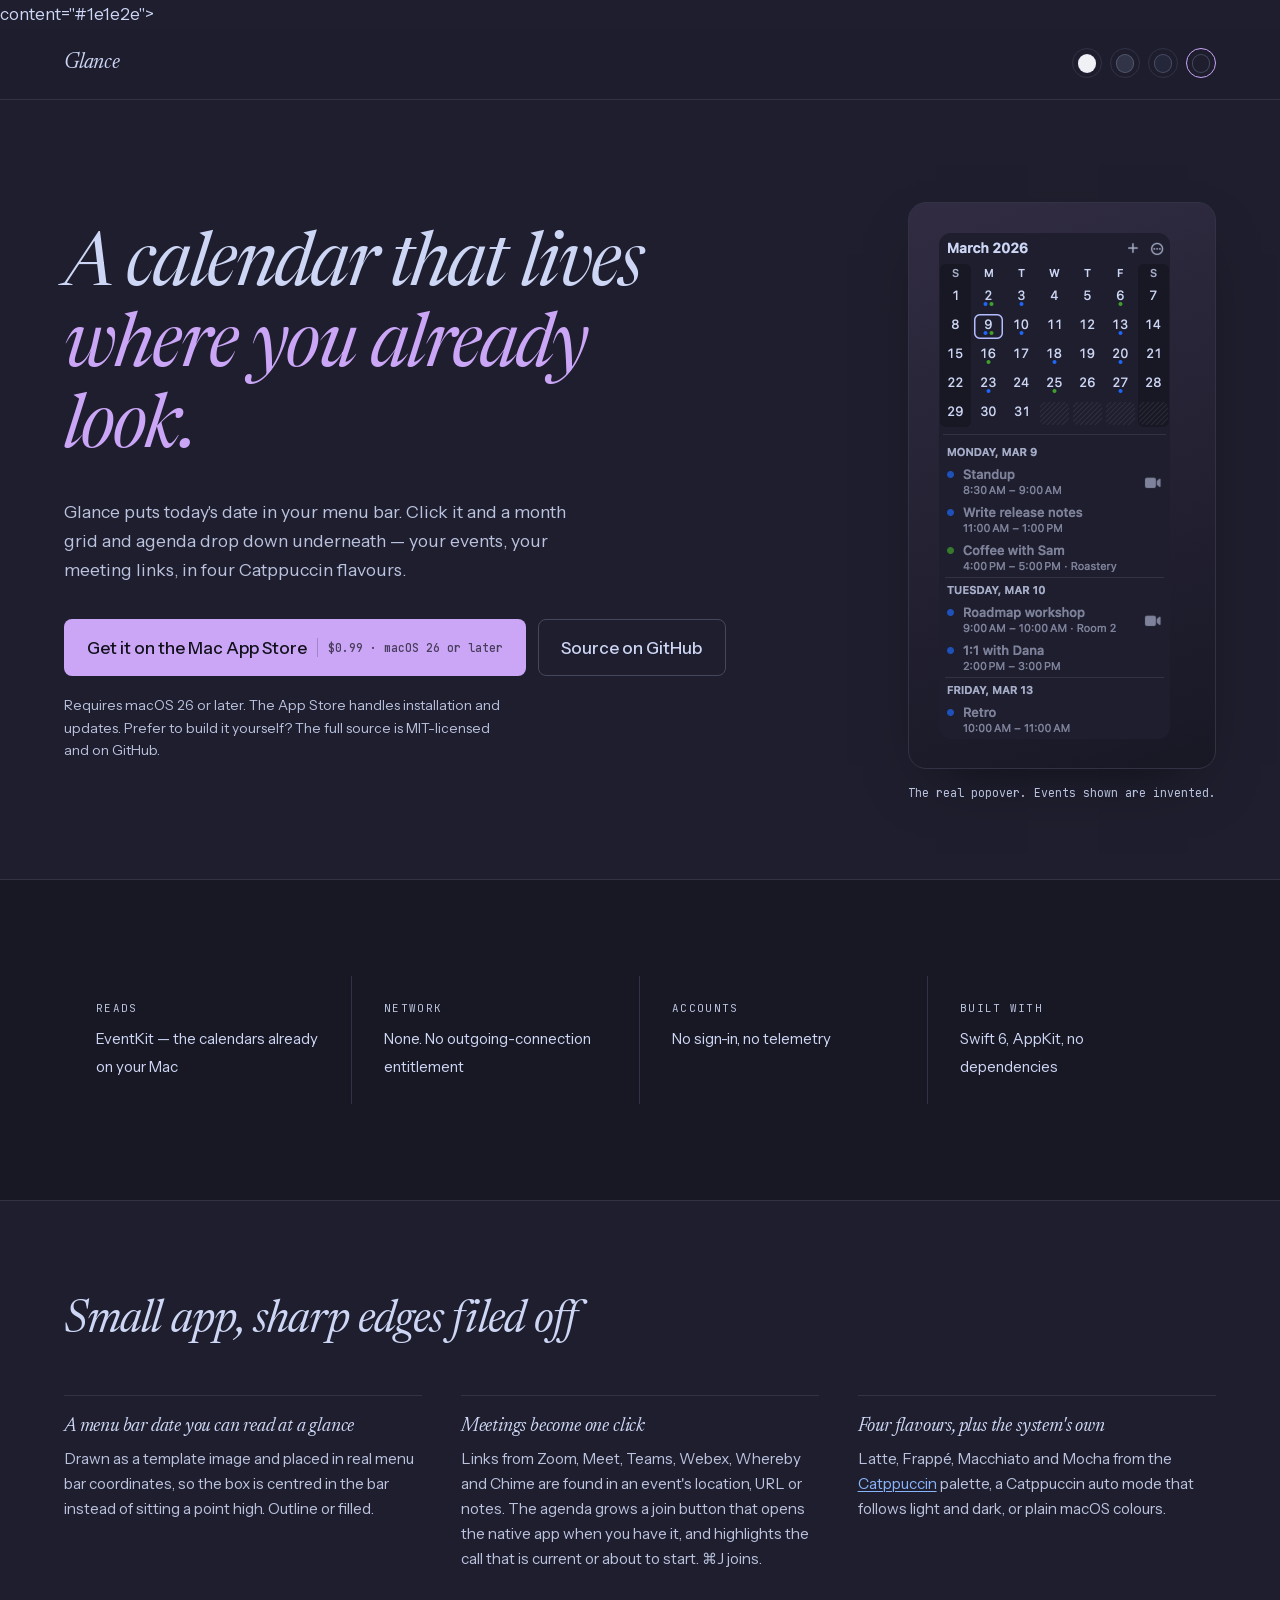
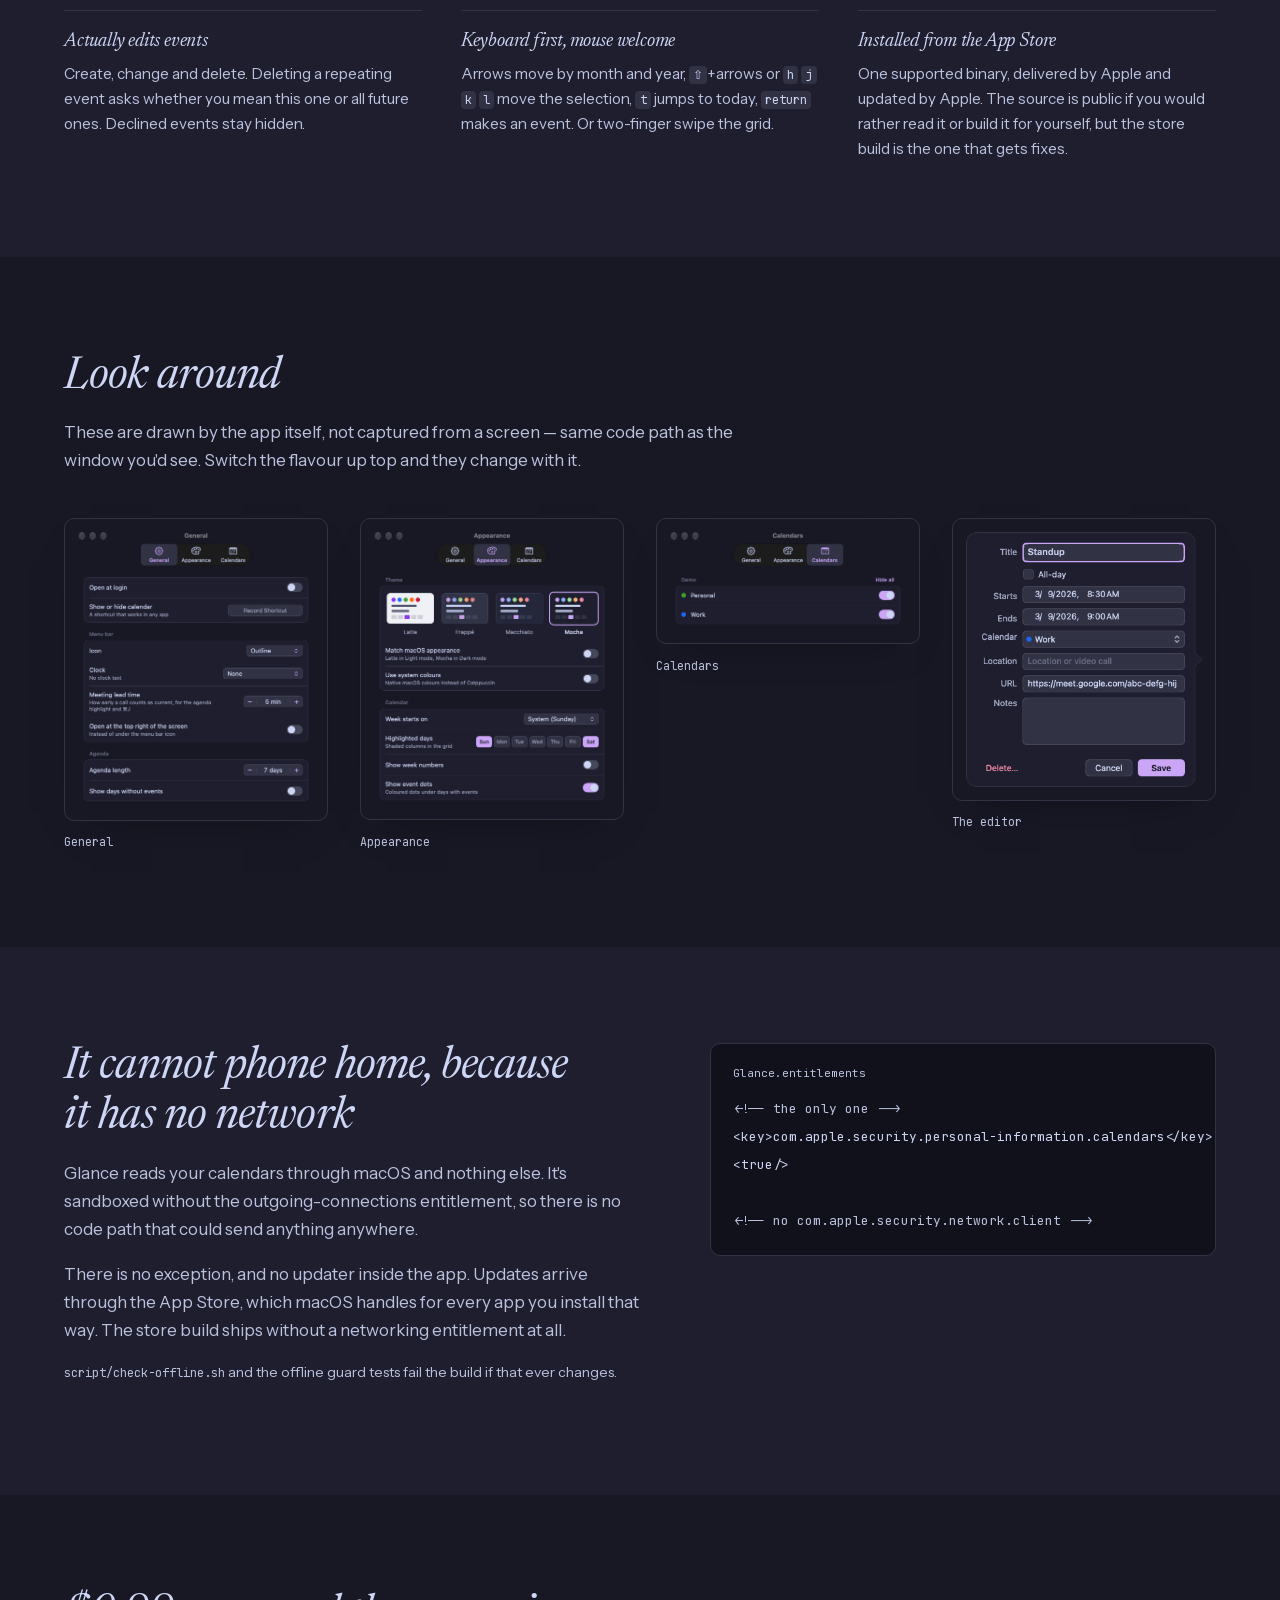
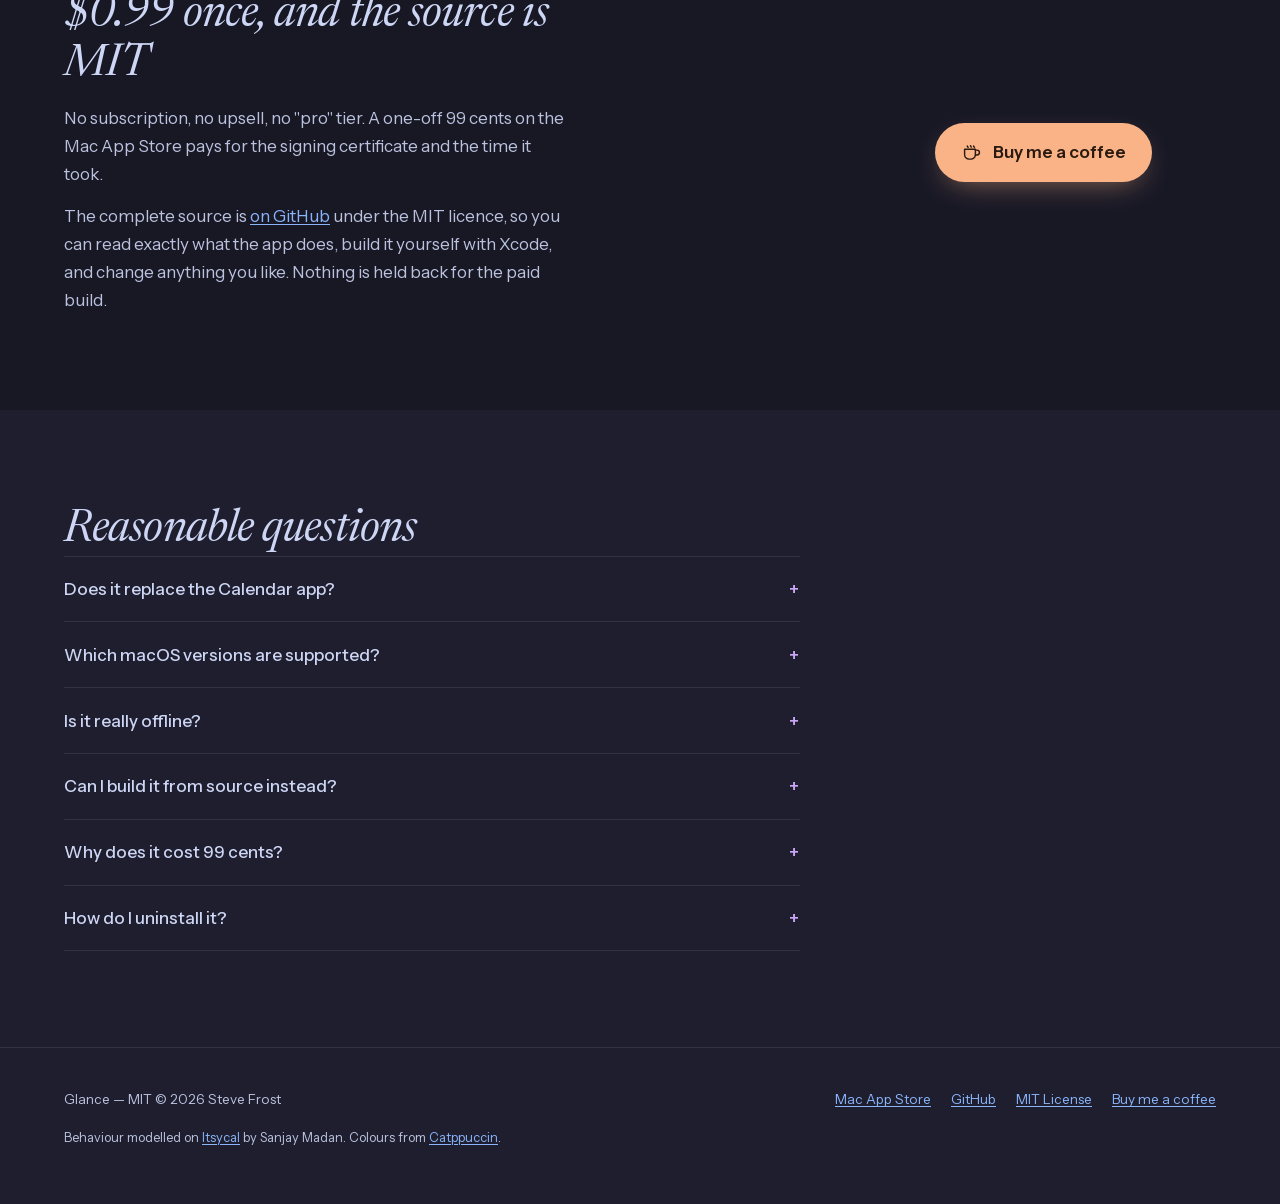
<file: site/index.html>
<!doctype html>
<html lang="en" data-flavor="mocha">
<head>
<meta charset="utf-8">
<meta name="viewport" content="width=device-width, initial-scale=1">
<title>Glance — a calendar in your menu bar</title>
<meta name="description" content="A small native macOS menu bar calendar. Catppuccin themes, meeting join links, event editing. No account, no network access. $0.99 on the Mac App Store.">
<meta name="theme-color"> content="#1e1e2e">
<link rel="canonical" href="https://glancecal.com/">
<meta property="og:type" content="website">
<meta property="og:url" content="https://glancecal.com/">
<meta property="og:title" content="Glance — a calendar in your menu bar">
<meta property="og:description" content="A small native macOS menu bar calendar. Catppuccin themes, meeting join links, event editing. No account, no network access. $0.99 on the Mac App Store.">
<meta property="og:image" content="https://glancecal.com/img/banner-mocha.png">
<meta property="og:image:width" content="2560">
<meta property="og:image:height" content="940">
<meta property="og:image:alt" content="Glance: the app icon and wordmark beside three windows showing the popover, an event editor and settings.">
<meta name="twitter:card" content="summary_large_image">
<link rel="icon" href="data:image/svg+xml,%3Csvg xmlns='http://www.w3.org/2000/svg' viewBox='0 0 32 32'%3E%3Crect x='3' y='5' width='26' height='24' rx='6' fill='%23cba6f7'/%3E%3Crect x='3' y='5' width='26' height='8' rx='6' fill='%23b4befe'/%3E%3Ccircle cx='11' cy='20' r='2.4' fill='%231e1e2e'/%3E%3Ccircle cx='21' cy='20' r='2.4' fill='%231e1e2e' opacity='.55'/%3E%3C/svg%3E">
<link rel="stylesheet" href="style.css">
</head>
<body>

<nav class="bar">
  <span class="wordmark">Glance</span>
  <div class="flavors" role="group" aria-label="Catppuccin flavour">
    <button type="button" data-set="latte" title="Latte" aria-label="Latte"><i style="--sw:#eff1f5"></i></button>
    <button type="button" data-set="frappe" title="Frappé" aria-label="Frappé"><i style="--sw:#303446"></i></button>
    <button type="button" data-set="macchiato" title="Macchiato" aria-label="Macchiato"><i style="--sw:#24273a"></i></button>
    <button type="button" data-set="mocha" title="Mocha" aria-label="Mocha"><i style="--sw:#1e1e2e"></i></button>
  </div>
</nav>

<header class="hero">
  <div class="hero-copy">
    <h1>A calendar that lives<br><em>where you already look.</em></h1>
    <p class="lede">
      Glance puts today's date in your menu bar. Click it and a month grid and
      agenda drop down underneath — your events, your meeting links, in four
      Catppuccin flavours.
    </p>
    <div class="actions">
      <a class="btn primary" href="https://apps.apple.com/app/id6833298551">
        Get it on the Mac App Store
        <span class="btn-meta">$0.99 · macOS 26 or later</span>
      </a>
      <a class="btn ghost" href="https://github.com/steveafrost/Glance">Source on GitHub</a>
    </div>
    <p class="fineprint">
      Requires macOS 26 or later. The App Store handles installation and
      updates. Prefer to build it yourself? The full source is MIT-licensed and
      on GitHub.
    </p>
  </div>

  <figure class="hero-shot">
    <div class="shot-frame">
      <img id="hero-img" src="img/popover-mocha.png" width="271" height="546"
           alt="The Glance popover: a March 2026 month grid with coloured event dots, above an agenda listing Standup, Write release notes and Coffee with Sam on Monday 9 March.">
    </div>
    <figcaption>The real popover. Events shown are invented.</figcaption>
  </figure>
</header>

<main>

<section class="strip" aria-label="What it does">
  <div class="strip-item">
    <span class="strip-label">Reads</span>
    <span class="strip-value">EventKit — the calendars already on your Mac</span>
  </div>
  <div class="strip-item">
    <span class="strip-label">Network</span>
    <span class="strip-value">None. No outgoing-connection entitlement</span>
  </div>
  <div class="strip-item">
    <span class="strip-label">Accounts</span>
    <span class="strip-value">No sign-in, no telemetry</span>
  </div>
  <div class="strip-item">
    <span class="strip-label">Built with</span>
    <span class="strip-value">Swift 6, AppKit, no dependencies</span>
  </div>
</section>

<section class="features">
  <h2>Small app, sharp edges filed off</h2>

  <div class="grid">
    <article>
      <h3>A menu bar date you can read at a glance</h3>
      <p>
        Drawn as a template image and placed in real menu bar coordinates, so the
        box is centred in the bar instead of sitting a point high. Outline or
        filled.
      </p>
    </article>

    <article>
      <h3>Meetings become one click</h3>
      <p>
        Links from Zoom, Meet, Teams, Webex, Whereby and Chime are found in an
        event's location, URL or notes. The agenda grows a join button that opens the native app when you
        have it, and highlights the call that is current or about to start.
        ⌘J joins.
      </p>
    </article>

    <article>
      <h3>Four flavours, plus the system's own</h3>
      <p>
        Latte, Frappé, Macchiato and Mocha from the
        <a href="https://catppuccin.com">Catppuccin</a> palette, a Catppuccin
        auto mode that follows light and dark, or plain macOS colours.
      </p>
    </article>

    <article>
      <h3>Actually edits events</h3>
      <p>
        Create, change and delete. Deleting a repeating event asks whether you
        mean this one or all future ones. Declined events stay hidden.
      </p>
    </article>

    <article>
      <h3>Keyboard first, mouse welcome</h3>
      <p>
        Arrows move by month and year, <kbd>⇧</kbd>+arrows or <kbd>h</kbd>
        <kbd>j</kbd> <kbd>k</kbd> <kbd>l</kbd> move the selection,
        <kbd>t</kbd> jumps to today, <kbd>return</kbd> makes an event. Or
        two-finger swipe the grid.
      </p>
    </article>

    <article>
      <h3>Installed from the App Store</h3>
      <p>
        One supported binary, delivered by Apple and updated by Apple. The source
        is public if you would rather read it or build it for yourself, but the
        store build is the one that gets fixes.
      </p>
    </article>
  </div>
</section>

<section class="gallery">
  <h2>Look around</h2>
  <p class="section-lede">
    These are drawn by the app itself, not captured from a screen — same code
    path as the window you'd see. Switch the flavour up top and they change with
    it.
  </p>

  <div class="shots">
    <figure>
      <img class="shot" data-latte="img/settings-general-latte.png" data-dark="img/settings-general-mocha.png"
           src="img/settings-general-mocha.png" width="380"
           alt="Settings, General tab: open at login, the show-or-hide shortcut, menu bar icon style, clock format, meeting lead time and agenda length.">
      <figcaption>General</figcaption>
    </figure>
    <figure>
      <img class="shot" data-latte="img/settings-appearance-latte.png" data-dark="img/settings-appearance-mocha.png"
           src="img/settings-appearance-mocha.png" width="380"
           alt="Settings, Appearance tab: the four Catppuccin flavours as previews, with options to match macOS appearance or use system colours, then week start and highlighted days.">
      <figcaption>Appearance</figcaption>
    </figure>
    <figure>
      <img class="shot" data-latte="img/settings-calendars-latte.png" data-dark="img/settings-calendars-mocha.png"
           src="img/settings-calendars-mocha.png" width="380"
           alt="Settings, Calendars tab: calendars grouped by account, each with a colour dot and a switch.">
      <figcaption>Calendars</figcaption>
    </figure>
    <figure>
      <img class="shot" data-latte="img/editor-latte.png" data-dark="img/editor-mocha.png"
           src="img/editor-mocha.png" width="380"
           alt="The event editor: title, all-day, start and end, calendar picker, location, URL and notes, with Delete, Cancel and Save.">
      <figcaption>The editor</figcaption>
    </figure>
  </div>
</section>

<section class="privacy">
  <div class="privacy-copy">
    <h2>It cannot phone home, because it has no network</h2>
    <p>
      Glance reads your calendars through macOS and nothing else. It's sandboxed
      without the outgoing-connections entitlement, so there is no code path that
      could send anything anywhere.
    </p>
    <p>
      There is no exception, and no updater inside the app. Updates arrive through
      the App Store, which macOS handles for every app you install that way. The
      store build ships without a networking entitlement at all.
    </p>
    <p class="muted">
      <code>script/check-offline.sh</code> and the offline guard tests fail the
      build if that ever changes.
    </p>
  </div>
  <div class="privacy-code">
    <span class="code-label">Glance.entitlements</span>
<pre><code><span class="c">&lt;!-- the only one --&gt;</span>
&lt;key&gt;com.apple.security.personal-information.calendars&lt;/key&gt;
&lt;true/&gt;

<span class="c">&lt;!-- no com.apple.security.network.client --&gt;</span></code></pre>
  </div>
</section>

<section class="support">
  <div class="support-inner">
    <div>
      <h2>$0.99 once, and the source is MIT</h2>
      <p>
        No subscription, no upsell, no "pro" tier. A one-off 99 cents on the Mac
        App Store pays for the signing certificate and the time it took.
      </p>
      <p>
        The complete source is
        <a href="https://github.com/steveafrost/Glance">on GitHub</a> under the
        MIT licence, so you can read exactly what the app does, build it
        yourself with Xcode, and change anything you like. Nothing is held back
        for the paid build.
      </p>
    </div>
    <a class="bmc" href="https://buymeacoffee.com/stevefrost">
      <span class="bmc-icon" aria-hidden="true">
        <svg viewBox="0 0 24 24" fill="none" stroke="currentColor" stroke-width="1.6" stroke-linecap="round" stroke-linejoin="round">
          <path d="M4 8h12v6a5 5 0 0 1-5 5H9a5 5 0 0 1-5-5V8Z"/>
          <path d="M16 9h1.8a2.7 2.7 0 0 1 0 5.4H16"/>
          <path d="M7 4.5c0 .8.9.9.9 1.7M10.5 4c0 .8.9.9.9 1.7M14 4.5c0 .8.9.9.9 1.7"/>
        </svg>
      </span>
      Buy me a coffee
    </a>
  </div>
</section>

<section class="faq">
  <h2>Reasonable questions</h2>
  <details>
    <summary>Does it replace the Calendar app?</summary>
    <p>
      No. It reads the same calendars through EventKit, so anything you change in
      one shows up in the other. It's a faster way to look at the next week and
      join the next call, not a replacement for a full calendar.
    </p>
  </details>
  <details>
    <summary>Which macOS versions are supported?</summary>
    <p>
      macOS 26 and 27 — the current release and the one before it. Older
      releases aren't supported, and there's no build for them.
    </p>
  </details>
  <details>
    <summary>Is it really offline?</summary>
    <p>
      Yes. The app has no network entitlement, so it has no way to make a
      connection even if it wanted to. The build fails if that changes.
    </p>
  </details>
  <details>
    <summary>Can I build it from source instead?</summary>
    <p>
      Yes. The repository is complete and MIT-licensed. You need Xcode 27 and
      macOS 26 or later:
    </p>
    <pre class="build"><code>git clone https://github.com/steveafrost/Glance
cd Glance
script/test.sh          <span class="c"># 127 tests</span>
script/build-app.sh     <span class="c"># build/Glance.app</span></code></pre>
    <p>
      It signs with whatever "Apple Development" identity is in your keychain, or
      ad-hoc if there is none. A locally built copy is for your own use; the
      store build is the one with a supported install path.
    </p>
  </details>
  <details>
    <summary>Why does it cost 99 cents?</summary>
    <p>
      It is the smallest price the App Store allows, and it covers the annual
      developer fee and signing certificate. The source is still MIT and free to
      build; the 99 cents buys the convenience of a signed, sandboxed, updated
      copy.
    </p>
  </details>
  <details>
    <summary>How do I uninstall it?</summary>
    <p>
      Quit it, drag it to the Trash, and turn off Open at login first if you
      enabled it. There's no helper process left behind.
    </p>
  </details>
</section>

</main>

<footer>
  <span>Glance — MIT © 2026 Steve Frost</span>
  <nav>
    <a href="https://apps.apple.com/app/id6833298551">Mac App Store</a>
    <a href="https://github.com/steveafrost/Glance">GitHub</a>
    <a href="https://github.com/steveafrost/Glance/blob/main/LICENSE">MIT License</a>
    <a href="https://buymeacoffee.com/stevefrost">Buy me a coffee</a>
  </nav>
  <span class="credits">
    Behaviour modelled on <a href="https://www.mowglii.com/itsycal/">Itsycal</a>
    by Sanjay Madan. Colours from <a href="https://catppuccin.com">Catppuccin</a>.
  </span>
</footer>

<script>
// Catppuccin flavours, straight from Sources/GlanceCore/Palette.swift so the
// page cannot drift from the app.
const FLAVORS = {
  latte:     { dark:false, base:'#eff1f5', mantle:'#e6e9ef', crust:'#dce0e8', surface0:'#ccd0da',
               surface1:'#bcc0cc', text:'#4c4f69', subtext0:'#6c6f85', subtext1:'#5c5f77', overlay0:'#9ca0b0',
               mauve:'#8839ef', blue:'#1e66f5', green:'#40a02b', peach:'#fe640b', teal:'#179299' },
  frappe:    { dark:true,  base:'#303446', mantle:'#292c3c', crust:'#232634', surface0:'#414559',
               surface1:'#51576d', text:'#c6d0f5', subtext0:'#a5adce', subtext1:'#b5bfe2', overlay0:'#737994',
               mauve:'#ca9ee6', blue:'#8caaee', green:'#a6d189', peach:'#ef9f76', teal:'#81c8be' },
  macchiato: { dark:true,  base:'#24273a', mantle:'#1e2030', crust:'#181926', surface0:'#363a4f',
               surface1:'#494d64', text:'#cad3f5', subtext0:'#a5adcb', subtext1:'#b8c0e0', overlay0:'#6e738d',
               mauve:'#c6a0f6', blue:'#8aadf4', green:'#a6da95', peach:'#f5a97f', teal:'#8bd5ca' },
  mocha:     { dark:true,  base:'#1e1e2e', mantle:'#181825', crust:'#11111b', surface0:'#313244',
               surface1:'#45475a', text:'#cdd6f4', subtext0:'#a6adc8', subtext1:'#bac2de', overlay0:'#6c7086',
               mauve:'#cba6f7', blue:'#89b4fa', green:'#a6e3a1', peach:'#fab387', teal:'#94e2d5' }
};

const root = document.documentElement;

function apply(name) {
  const f = FLAVORS[name];
  if (!f) return;
  for (const [k, v] of Object.entries(f)) {
    if (k !== 'dark') root.style.setProperty('--' + k, v);
  }
  root.dataset.flavor = name;
  root.style.colorScheme = f.dark ? 'dark' : 'light';
  root.querySelector('meta[name="theme-color"]')?.setAttribute('content', f.base);

  // Screenshots: Latte for light, Mocha for the three dark flavours. Those are
  // the two that ship as renders; pretending otherwise would show the wrong
  // theme rather than no theme.
  const suffix = f.dark ? 'mocha' : 'latte';
  document.getElementById('hero-img').src = 'img/popover-' + suffix + '.png';
  for (const img of document.querySelectorAll('img.shot')) {
    img.src = f.dark ? img.dataset.dark : img.dataset.latte;
  }

  for (const b of document.querySelectorAll('.flavors button')) {
    b.setAttribute('aria-pressed', String(b.dataset.set === name));
  }
  try { localStorage.setItem('glance-flavor', name); } catch {}
}

document.querySelector('.flavors').addEventListener('click', (e) => {
  const b = e.target.closest('button[data-set]');
  if (b) apply(b.dataset.set);
});

// Start from a saved choice, else follow the OS.
let start = 'mocha';
try { start = localStorage.getItem('glance-flavor') || start; } catch {}
if (!localStorage.getItem || !start) start = matchMedia('(prefers-color-scheme: light)').matches ? 'latte' : 'mocha';
if (!(start in FLAVORS)) start = 'mocha';
apply(start);

matchMedia('(prefers-color-scheme: light)').addEventListener('change', (e) => {
  let saved = null;
  try { saved = localStorage.getItem('glance-flavor'); } catch {}
  if (!saved) apply(e.matches ? 'latte' : 'mocha');
});
</script>
</body>
</html>
</file>
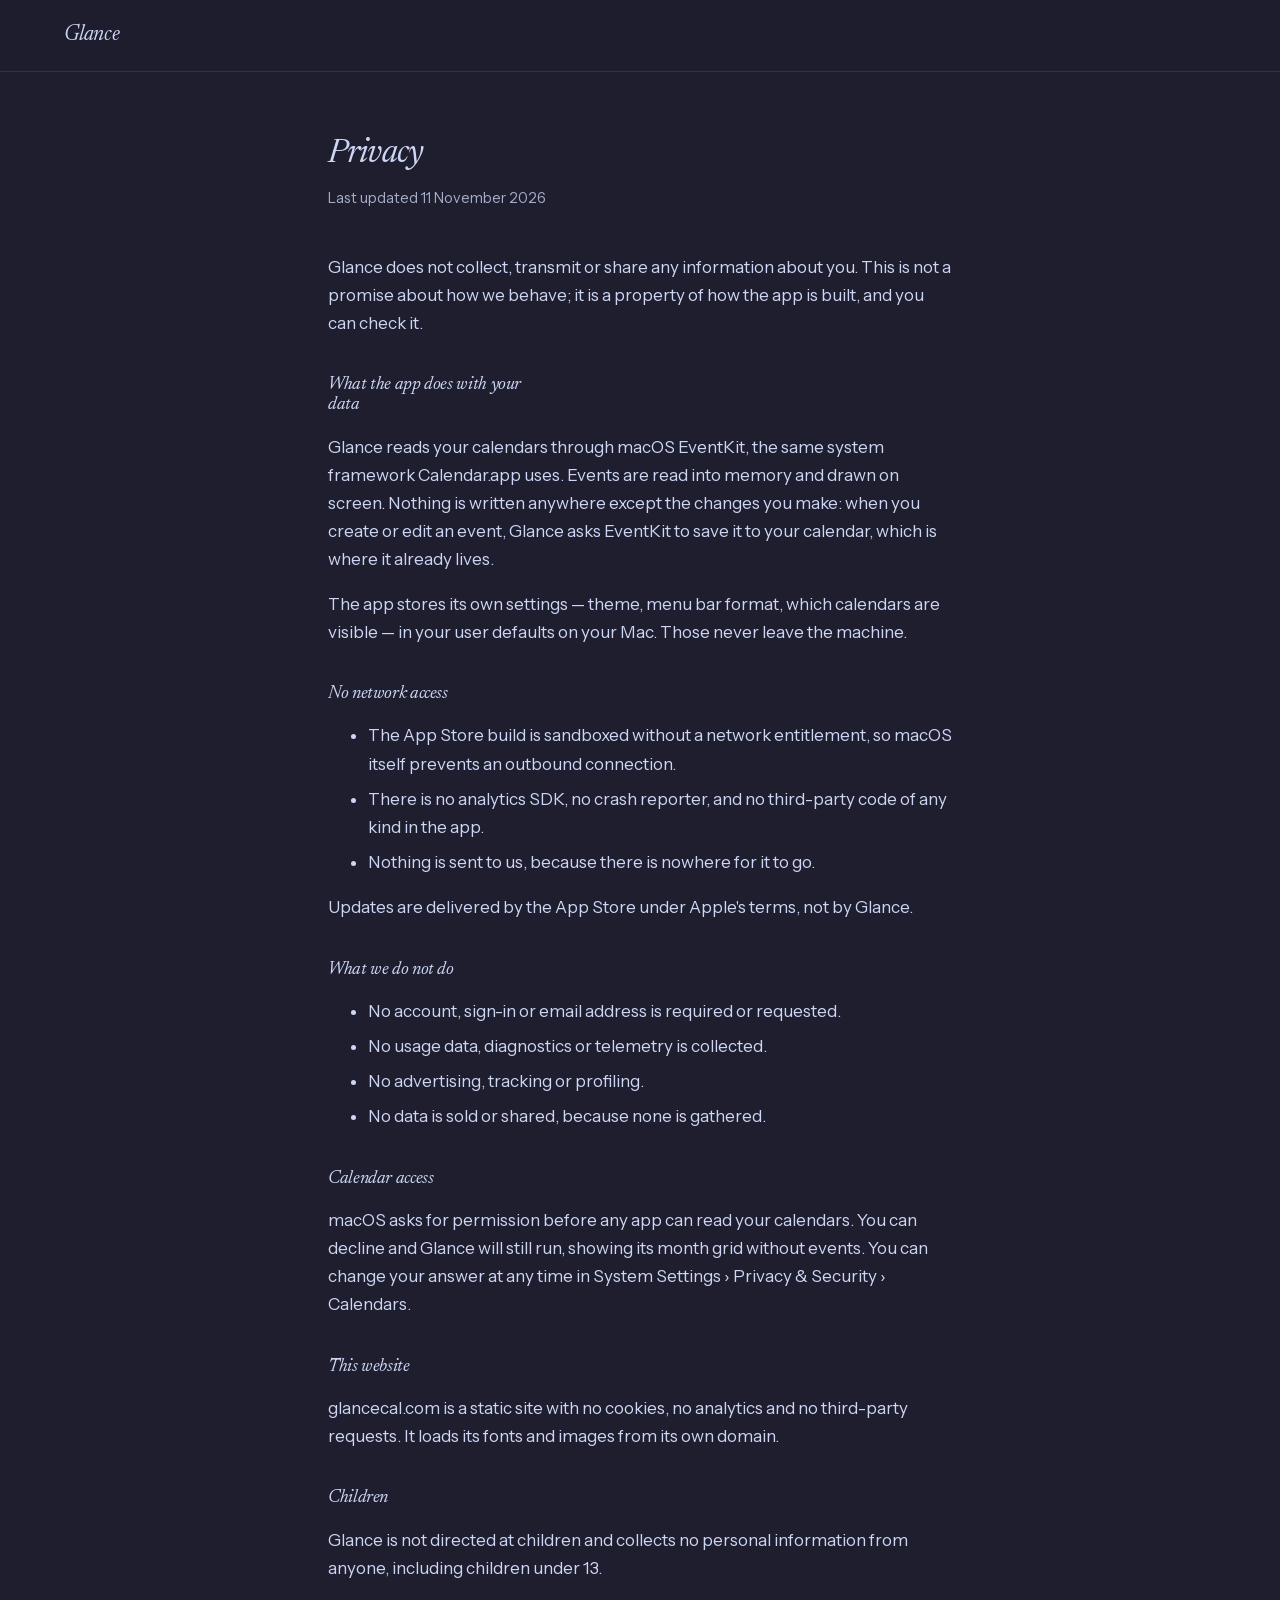
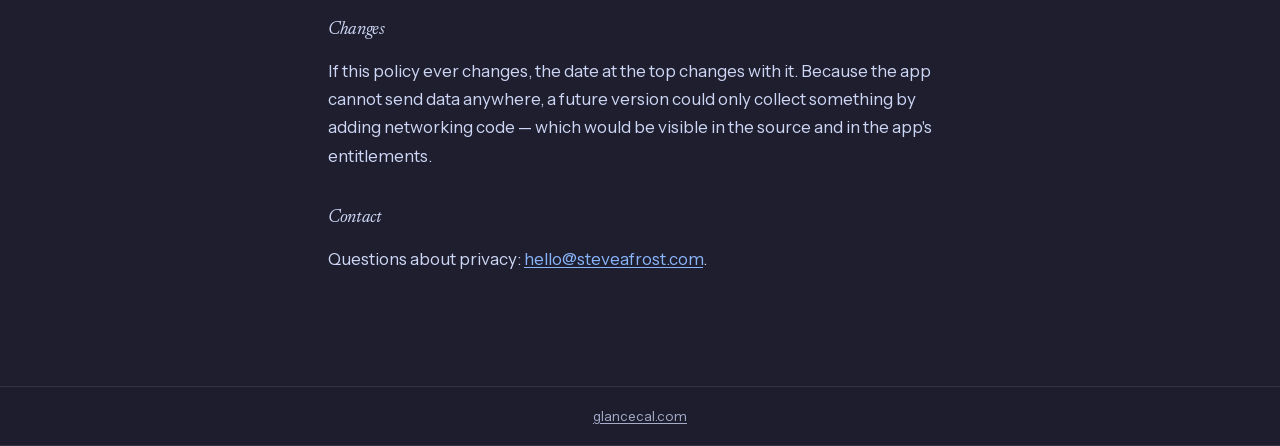
<file: site/privacy.html>
<!doctype html>
<html lang="en" data-flavor="mocha">
<head>
<meta charset="utf-8">
<meta name="viewport" content="width=device-width, initial-scale=1">
<title>Privacy — Glance</title>
<meta name="description" content="Glance collects nothing. It has no networking code and no permission to reach the internet.">
<meta name="theme-color" content="#1e1e2e">
<link rel="canonical" href="https://glancecal.com/privacy">
<meta name="robots" content="index,follow">
<meta property="og:type" content="website">
<meta property="og:url" content="https://glancecal.com/privacy">
<meta property="og:title" content="Privacy — Glance">
<meta property="og:description" content="Glance collects nothing. It has no networking code and no permission to reach the internet.">
<link rel="icon" href="data:image/svg+xml,%3Csvg xmlns='http://www.w3.org/2000/svg' viewBox='0 0 32 32'%3E%3Crect x='3' y='5' width='26' height='24' rx='6' fill='%23cba6f7'/%3E%3Crect x='3' y='5' width='26' height='8' rx='6' fill='%23b4befe'/%3E%3Ccircle cx='11' cy='20' r='2.4' fill='%231e1e2e'/%3E%3Ccircle cx='21' cy='20' r='2.4' fill='%231e1e2e' opacity='.55'/%3E%3C/svg%3E">
<link rel="stylesheet" href="style.css">
<style>
  .prose { max-width: 42rem; margin: 0 auto; padding: 4rem 1.5rem 6rem; }
  .prose h1 { font-size: 2.1rem; margin-bottom: .4rem; }
  .prose .updated { color: var(--subtext0); font-size: .9rem; margin-bottom: 2.6rem; }
  .prose h2 { font-size: 1.15rem; margin: 2.4rem 0 .6rem; }
  .prose p, .prose li { line-height: 1.65; color: var(--subtext1); }
  .prose li { margin-bottom: .45rem; }
  .prose a { color: var(--blue); }
  .prose code { background: var(--surface0); padding: .1em .35em; border-radius: 4px; font-size: .92em; }
</style>
</head>
<body>

<nav class="bar">
  <a class="wordmark" href="/" style="text-decoration:none;color:inherit">Glance</a>
</nav>

<main class="prose">
  <h1>Privacy</h1>
  <p class="updated">Last updated 11 November 2026</p>

  <p>
    Glance does not collect, transmit or share any information about you. This
    is not a promise about how we behave; it is a property of how the app is
    built, and you can check it.
  </p>

  <h2>What the app does with your data</h2>
  <p>
    Glance reads your calendars through macOS EventKit, the same system
    framework Calendar.app uses. Events are read into memory and drawn on
    screen. Nothing is written anywhere except the changes you make: when you
    create or edit an event, Glance asks EventKit to save it to your calendar,
    which is where it already lives.
  </p>
  <p>
    The app stores its own settings — theme, menu bar format, which calendars
    are visible — in your user defaults on your Mac. Those never leave the
    machine.
  </p>

  <h2>No network access</h2>
  <ul>
    <li>The App Store build is sandboxed without a network entitlement, so
      macOS itself prevents an outbound connection.</li>
    <li>There is no analytics SDK, no crash reporter, and no third-party code
      of any kind in the app.</li>
    <li>Nothing is sent to us, because there is nowhere for it to go.</li>
  </ul>
  <p>
    Updates are delivered by the App Store under Apple's terms, not by Glance.
  </p>

  <h2>What we do not do</h2>
  <ul>
    <li>No account, sign-in or email address is required or requested.</li>
    <li>No usage data, diagnostics or telemetry is collected.</li>
    <li>No advertising, tracking or profiling.</li>
    <li>No data is sold or shared, because none is gathered.</li>
  </ul>

  <h2>Calendar access</h2>
  <p>
    macOS asks for permission before any app can read your calendars. You can
    decline and Glance will still run, showing its month grid without events.
    You can change your answer at any time in System&nbsp;Settings &rsaquo;
    Privacy&nbsp;&amp;&nbsp;Security &rsaquo; Calendars.
  </p>

  <h2>This website</h2>
  <p>
    glancecal.com is a static site with no cookies, no analytics and no
    third-party requests. It loads its fonts and images from its own domain.
  </p>

  <h2>Children</h2>
  <p>
    Glance is not directed at children and collects no personal information
    from anyone, including children under 13.
  </p>

  <h2>Changes</h2>
  <p>
    If this policy ever changes, the date at the top changes with it. Because
    the app cannot send data anywhere, a future version could only collect
    something by adding networking code — which would be visible in the source
    and in the app's entitlements.
  </p>

  <h2>Contact</h2>
  <p>
    Questions about privacy: <a href="mailto:hello@steveafrost.com">hello@steveafrost.com</a>.
  </p>
</main>

<footer class="bar" style="justify-content:center">
  <p style="font-size:.85rem;color:var(--subtext0);margin:0">
    <a href="/" style="color:inherit">glancecal.com</a>
  </p>
</footer>

</body>
</html>
</file>
<file: site/style.css>
/* Glance marketing site.
   Palette values are set at runtime from index.html, copied from
   Sources/GlanceCore/Palette.swift. The defaults here are Mocha. */

@font-face {
  font-family: 'Newsreader';
  src: url('fonts/newsreader-var.woff2') format('woff2');
  font-weight: 400 500;
  font-style: normal;
  font-display: swap;
}
@font-face {
  font-family: 'Newsreader';
  src: url('fonts/newsreader-var.woff2') format('woff2');
  font-weight: 400;
  font-style: italic;
  font-display: swap;
}
@font-face {
  font-family: 'Instrument Sans';
  src: url('fonts/instrument-sans.woff2') format('woff2');
  font-weight: 400 600;
  font-display: swap;
}
@font-face {
  font-family: 'JetBrains Mono';
  src: url('fonts/jetbrains-mono.woff2') format('woff2');
  font-weight: 400 500;
  font-display: swap;
}

:root {
  --base: #1e1e2e;
  --mantle: #181825;
  --crust: #11111b;
  --surface0: #313244;
  --surface1: #45475a;
  --text: #cdd6f4;
  --subtext0: #a6adc8;
  --overlay0: #6c7086;
  --mauve: #cba6f7;
  --blue: #89b4fa;
  --green: #a6e3a1;
  --peach: #fab387;
  --teal: #94e2d5;

  --serif: 'Newsreader', Georgia, serif;
  --sans: 'Instrument Sans', -apple-system, BlinkMacSystemFont, sans-serif;
  --mono: 'JetBrains Mono', ui-monospace, monospace;

  --measure: 62ch;
  --gutter: clamp(1.25rem, 5vw, 6rem);
}

* { box-sizing: border-box; }

html { scroll-behavior: smooth; }

body {
  margin: 0;
  background: var(--base);
  color: var(--text);
  font-family: var(--sans);
  font-size: clamp(1rem, 0.95rem + 0.25vw, 1.0625rem);
  line-height: 1.65;
  -webkit-font-smoothing: antialiased;
  transition: background-color 220ms ease, color 220ms ease;
}

img { max-width: 100%; height: auto; display: block; }

a { color: var(--blue); text-decoration-thickness: 1px; text-underline-offset: 2px; }
a:hover { color: var(--teal); }

h1, h2, h3 { font-family: var(--serif); font-weight: 400; line-height: 1.1; margin: 0; }

kbd {
  font-family: var(--mono);
  font-size: 0.78em;
  background: var(--surface0);
  border-radius: 4px;
  padding: 0.1em 0.35em;
  color: var(--text);
}

code { font-family: var(--mono); font-size: 0.85em; }

/* ── top bar ─────────────────────────────────────────────── */

.bar {
  display: flex;
  align-items: center;
  justify-content: space-between;
  gap: 1rem;
  padding: 1.1rem var(--gutter);
  border-bottom: 1px solid var(--surface0);
  position: sticky;
  top: 0;
  z-index: 10;
  background: color-mix(in srgb, var(--base) 88%, transparent);
  backdrop-filter: blur(14px) saturate(140%);
}

.wordmark {
  font-family: var(--serif);
  font-size: 1.35rem;
  letter-spacing: -0.01em;
}

.flavors { display: flex; gap: 0.5rem; }

.flavors button {
  appearance: none;
  border: 1px solid var(--surface0);
  background: none;
  padding: 0.3rem;
  border-radius: 999px;
  cursor: pointer;
  line-height: 0;
  transition: border-color 160ms ease, transform 160ms ease;
}

.flavors button:hover { transform: translateY(-1px); }
.flavors button[aria-pressed='true'] { border-color: var(--mauve); }

.flavors i {
  display: block;
  width: 1.15rem;
  height: 1.15rem;
  border-radius: 999px;
  background: var(--sw);
  border: 1px solid color-mix(in srgb, var(--text) 22%, transparent);
}

/* ── hero ────────────────────────────────────────────────── */

.hero {
  display: grid;
  grid-template-columns: minmax(0, 1fr) auto;
  gap: clamp(2rem, 6vw, 5rem);
  align-items: center;
  padding: clamp(3rem, 8vw, 6.5rem) var(--gutter) clamp(2.5rem, 6vw, 5rem);
}

h1 {
  font-size: clamp(2.4rem, 1.4rem + 4.4vw, 4.6rem);
  letter-spacing: -0.025em;
  max-width: 15ch;
}

h1 em { font-style: italic; color: var(--mauve); }

.lede {
  max-width: 46ch;
  color: var(--subtext1);
  font-size: 1.1rem;
  margin: 1.6rem 0 0;
}

.actions {
  display: flex;
  flex-wrap: wrap;
  gap: 0.75rem;
  margin-top: 2.2rem;
}

.btn {
  display: inline-flex;
  align-items: center;
  gap: 0.6rem;
  padding: 0.85rem 1.4rem;
  border-radius: 8px;
  font-weight: 500;
  text-decoration: none;
  border: 1px solid transparent;
  transition: transform 160ms ease, background-color 160ms ease, border-color 160ms ease;
}

.btn:hover { transform: translateY(-2px); }

.btn.primary { background: var(--mauve); color: var(--crust); }
.btn.primary:hover { background: var(--text); color: var(--crust); }

.btn.ghost { border-color: var(--surface1); color: var(--text); }
.btn.ghost:hover { border-color: var(--mauve); color: var(--mauve); }

.btn-meta {
  font-family: var(--mono);
  font-size: 0.72rem;
  opacity: 0.7;
  padding-left: 0.6rem;
  border-left: 1px solid color-mix(in srgb, currentColor 30%, transparent);
}

.fineprint {
  font-size: 0.86rem;
  color: var(--subtext1);
  margin-top: 1.1rem;
  max-width: 44ch;
}

.hero-shot { margin: 0; }

.shot-frame {
  padding: 0.6rem;
  border-radius: 18px;
  background: linear-gradient(160deg, color-mix(in srgb, var(--mauve) 14%, var(--mantle)), var(--mantle));
  border: 1px solid var(--surface0);
  box-shadow: 0 24px 60px -28px rgb(0 0 0 / 0.55);
}

.shot-frame img { border-radius: 12px; width: 271px; }

.hero-shot figcaption {
  font-family: var(--mono);
  font-size: 0.72rem;
  color: var(--subtext1);
  margin-top: 0.85rem;
  text-align: center;
}

/* ── spec strip ──────────────────────────────────────────── */

.strip {
  display: grid;
  grid-template-columns: repeat(auto-fit, minmax(200px, 1fr));
  border-top: 1px solid var(--surface0);
  border-bottom: 1px solid var(--surface0);
  background: var(--mantle);
}

.strip-item {
  padding: 1.5rem clamp(1rem, 2.5vw, 2rem);
  border-right: 1px solid var(--surface0);
}

.strip-item:last-child { border-right: none; }

.strip-label {
  display: block;
  font-family: var(--mono);
  font-size: 0.68rem;
  text-transform: uppercase;
  letter-spacing: 0.12em;
  color: var(--subtext1);
  margin-bottom: 0.4rem;
}

.strip-value { font-size: 0.94rem; }

/* ── sections ────────────────────────────────────────────── */

main > section { padding: clamp(3.5rem, 8vw, 6rem) var(--gutter); }

h2 {
  font-size: clamp(1.8rem, 1.2rem + 2.2vw, 2.8rem);
  letter-spacing: -0.02em;
  max-width: 20ch;
}

.section-lede {
  max-width: var(--measure);
  color: var(--subtext1);
  margin: 1rem 0 0;
}

.features .grid {
  display: grid;
  grid-template-columns: repeat(auto-fit, minmax(min(100%, 21rem), 1fr));
  gap: clamp(1.5rem, 3vw, 2.75rem);
  margin-top: 3rem;
}

.features article {
  border-top: 1px solid var(--surface0);
  padding-top: 1.25rem;
}

.features h3 {
  font-size: 1.22rem;
  margin-bottom: 0.55rem;
  letter-spacing: -0.01em;
}

.features p { margin: 0; color: var(--subtext1); font-size: 0.95rem; }

/* ── gallery ─────────────────────────────────────────────── */

.gallery { background: var(--mantle); }

.shots {
  display: grid;
  grid-template-columns: repeat(auto-fit, minmax(min(100%, 15rem), 1fr));
  gap: clamp(1.25rem, 2.5vw, 2rem);
  margin-top: 2.75rem;
  align-items: start;
}

.shots figure {
  margin: 0;
  display: flex;
  flex-direction: column;
  height: 100%;
}

.shots img {
  border-radius: 10px;
  border: 1px solid var(--surface0);
  box-shadow: 0 18px 40px -26px rgb(0 0 0 / 0.5);
  /* Tops aligned, varying heights — the windows genuinely differ. */
}

.shots figcaption {
  font-family: var(--mono);
  font-size: 0.72rem;
  color: var(--subtext1);
  margin-top: 0.7rem;
}

/* ── privacy ─────────────────────────────────────────────── */

.privacy {
  display: grid;
  grid-template-columns: minmax(0, 1.15fr) minmax(0, 1fr);
  gap: clamp(2rem, 5vw, 4rem);
  align-items: start;
}

.privacy-copy p { color: var(--subtext1); max-width: var(--measure); }
.privacy-copy .muted { font-size: 0.88rem; color: var(--subtext1); }

.privacy-code {
  background: var(--crust);
  border: 1px solid var(--surface0);
  border-radius: 10px;
  padding: 1.25rem 1.35rem;
  overflow-x: auto;
}

.code-label {
  font-family: var(--mono);
  font-size: 0.7rem;
  color: var(--subtext1);
  display: block;
  margin-bottom: 0.75rem;
}

.privacy-code pre { margin: 0; }
.privacy-code code { font-size: 0.8rem; line-height: 1.7; color: var(--text); }
.privacy-code .c { color: var(--subtext1); }

/* A terminal-coloured build snippet inside the FAQ. The panic here is that a
   reader who wants to compile it can copy the commands without guessing. */
pre.build {
  background: var(--crust);
  border: 1px solid var(--surface0);
  border-radius: 10px;
  padding: 1rem 1.2rem;
  overflow-x: auto;
  margin: 0.9rem 0;
}
pre.build code { font-size: 0.82rem; line-height: 1.9; color: var(--text); }
pre.build .c { color: var(--subtext1); }

/* ── support / BMC ───────────────────────────────────────── */

.support { background: var(--mantle); }

.support-inner {
  display: flex;
  flex-wrap: wrap;
  align-items: center;
  justify-content: space-between;
  gap: 2rem;
  max-width: 68rem;
}

.support p { color: var(--subtext1); max-width: 46ch; margin: 0.9rem 0 0; }

.bmc {
  display: inline-flex;
  align-items: center;
  gap: 0.7rem;
  padding: 0.95rem 1.6rem;
  border-radius: 999px;
  background: var(--peach);
  color: #2a1a10;
  font-weight: 600;
  text-decoration: none;
  white-space: nowrap;
  transition: transform 160ms ease, box-shadow 160ms ease;
  box-shadow: 0 10px 30px -12px color-mix(in srgb, var(--peach) 60%, transparent);
}

.bmc:hover {
  transform: translateY(-2px);
  color: #2a1a10;
  box-shadow: 0 16px 38px -14px color-mix(in srgb, var(--peach) 75%, transparent);
}

.bmc-icon svg { width: 1.35rem; height: 1.35rem; display: block; }

/* ── faq ─────────────────────────────────────────────────── */

.faq { max-width: 54rem; }

.faq details {
  border-top: 1px solid var(--surface0);
  padding: 1.15rem 0;
}

.faq details:last-of-type { border-bottom: 1px solid var(--surface0); }

.faq summary {
  cursor: pointer;
  font-weight: 500;
  list-style: none;
  display: flex;
  justify-content: space-between;
  gap: 1rem;
  align-items: baseline;
}

.faq summary::-webkit-details-marker { display: none; }

.faq summary::after {
  content: '+';
  font-family: var(--mono);
  color: var(--mauve);
  font-size: 1.1rem;
  line-height: 1;
}

.faq details[open] summary::after { content: '−'; }

.faq details p {
  color: var(--subtext1);
  font-size: 0.95rem;
  max-width: var(--measure);
  margin: 0.85rem 0 0;
}

/* ── footer ──────────────────────────────────────────────── */

footer {
  display: flex;
  flex-wrap: wrap;
  gap: 1rem 2rem;
  align-items: baseline;
  justify-content: space-between;
  padding: 2.5rem var(--gutter) 3.5rem;
  border-top: 1px solid var(--surface0);
  font-size: 0.85rem;
  color: var(--subtext1);
}

footer nav { display: flex; flex-wrap: wrap; gap: 1.25rem; }
footer .credits { flex-basis: 100%; font-size: 0.8rem; }

/* ── responsive ──────────────────────────────────────────── */

@media (max-width: 900px) {
  .hero { grid-template-columns: 1fr; }
  .hero-shot { justify-self: center; }
  .privacy { grid-template-columns: 1fr; }
  .strip-item { border-right: none; border-bottom: 1px solid var(--surface0); }
  .strip-item:last-child { border-bottom: none; }
}

@media (prefers-reduced-motion: reduce) {
  html { scroll-behavior: auto; }
  *, *::before, *::after { transition-duration: 0.01ms; animation-duration: 0.01ms; animation-iteration-count: 1; }
}

/* Staggered reveal on load, no JS needed. */
@media (prefers-reduced-motion: no-preference) {
  .hero-copy > * {
    animation: rise 620ms cubic-bezier(0.22, 1, 0.36, 1) backwards;
  }
  .hero-copy > *:nth-child(1) { animation-delay: 60ms; }
  .hero-copy > *:nth-child(2) { animation-delay: 150ms; }
  .hero-copy > *:nth-child(3) { animation-delay: 240ms; }
  .hero-copy > *:nth-child(4) { animation-delay: 330ms; }
  .hero-shot { animation: rise 760ms cubic-bezier(0.22, 1, 0.36, 1) 200ms backwards; }
}

@keyframes rise {
  from { opacity: 0; transform: translateY(14px); }
  to { opacity: 1; transform: none; }
}
</file>
